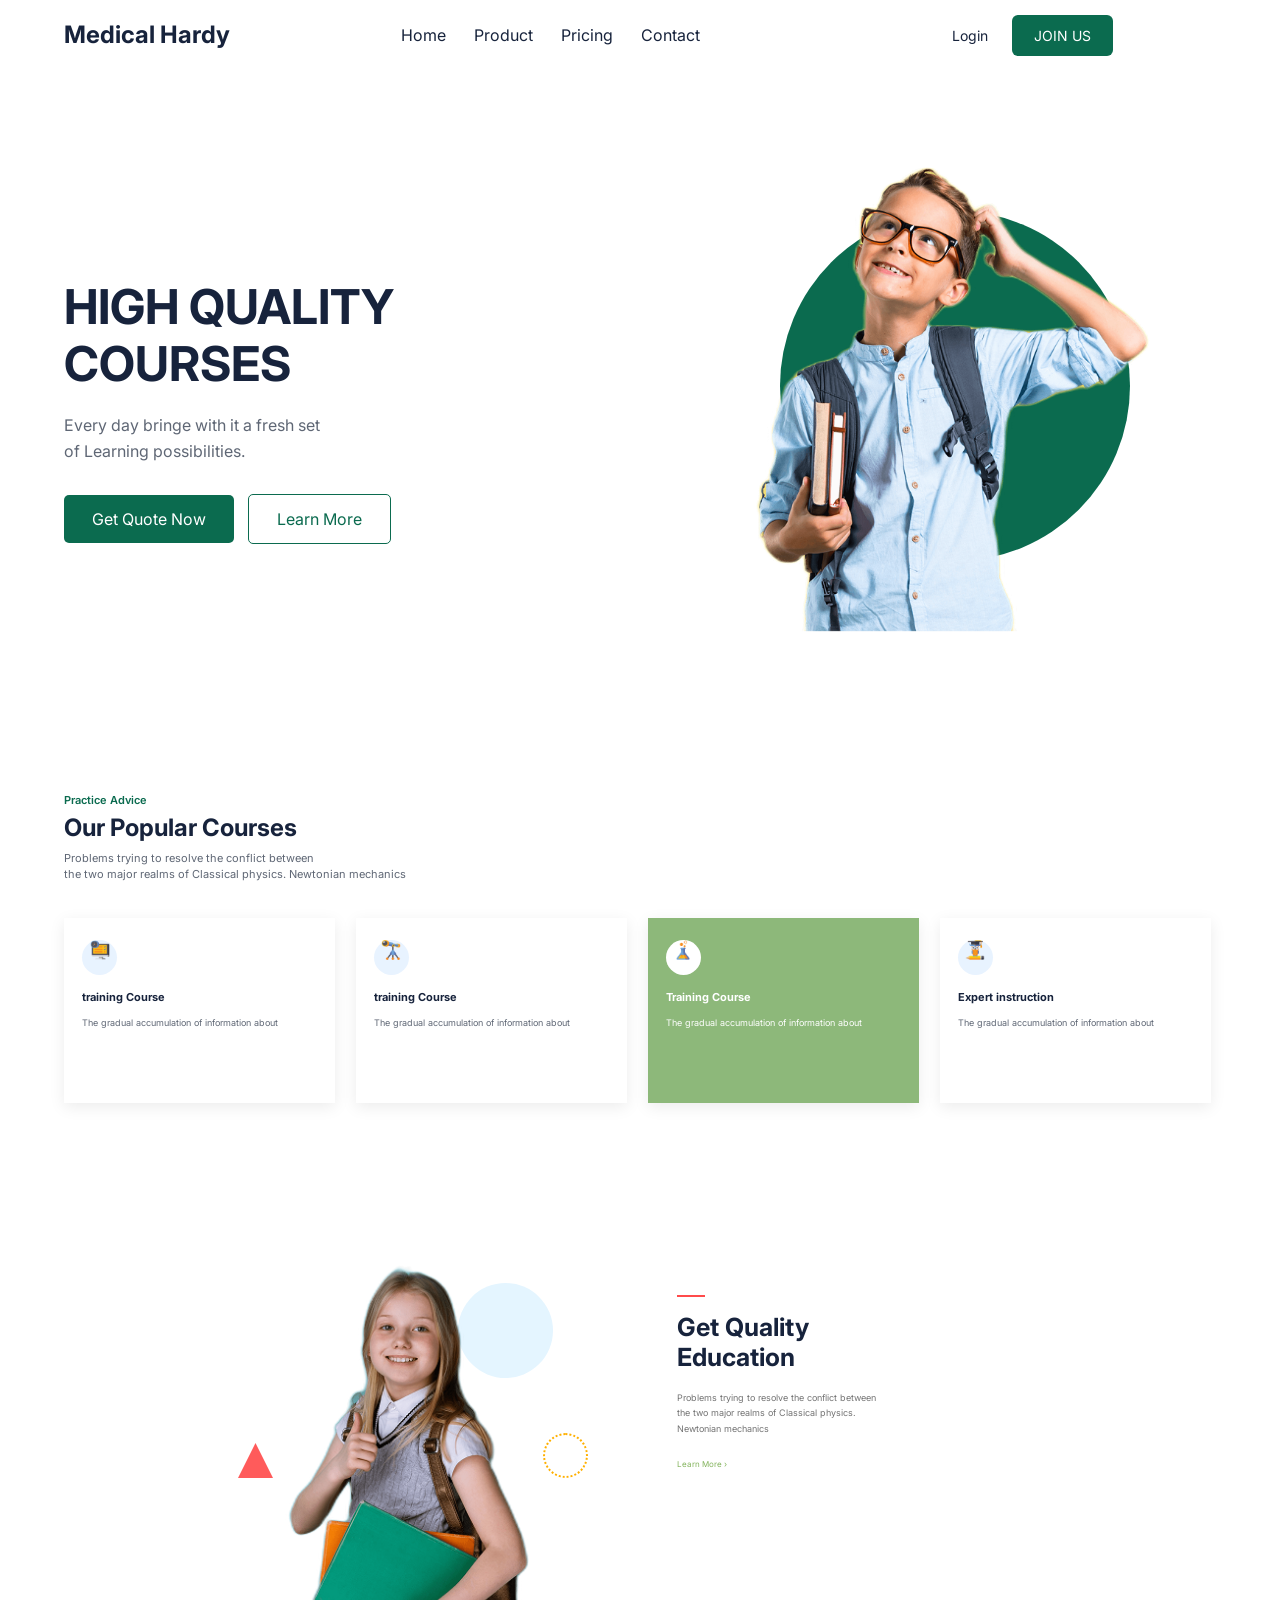
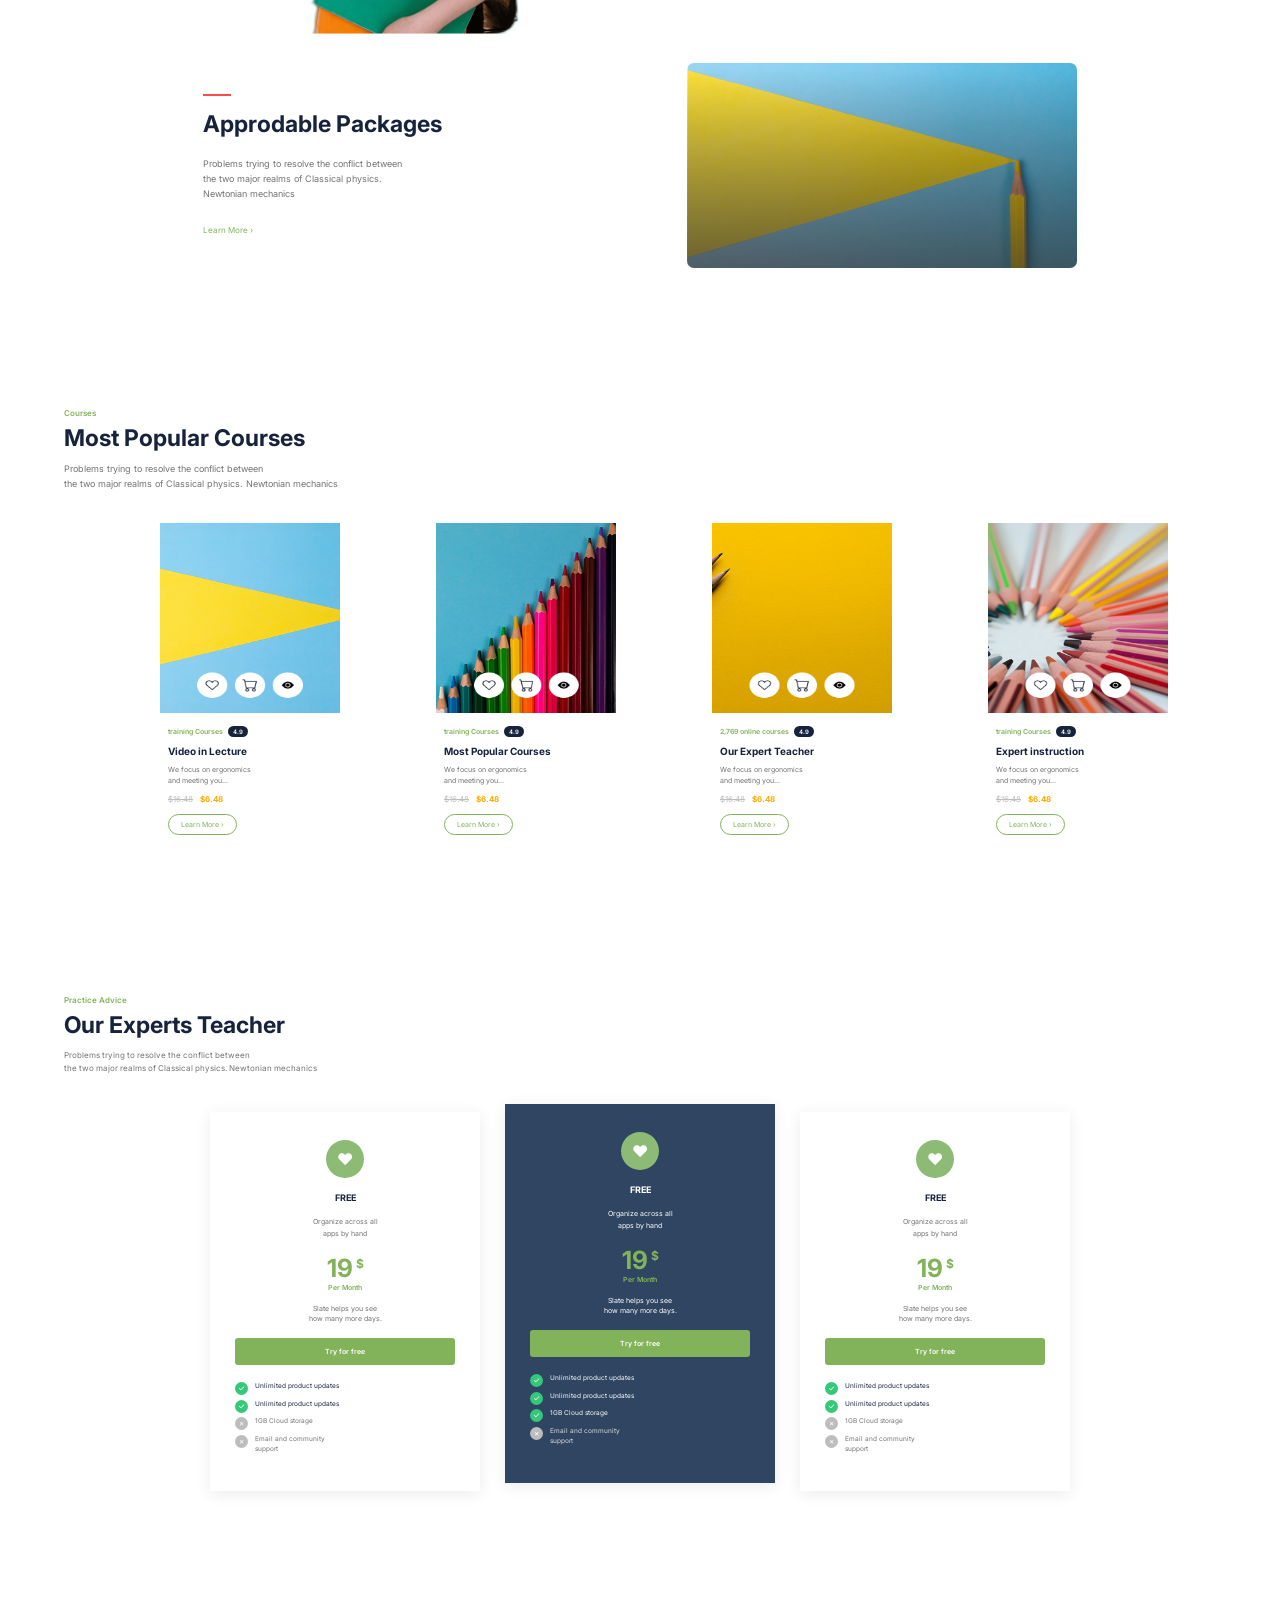
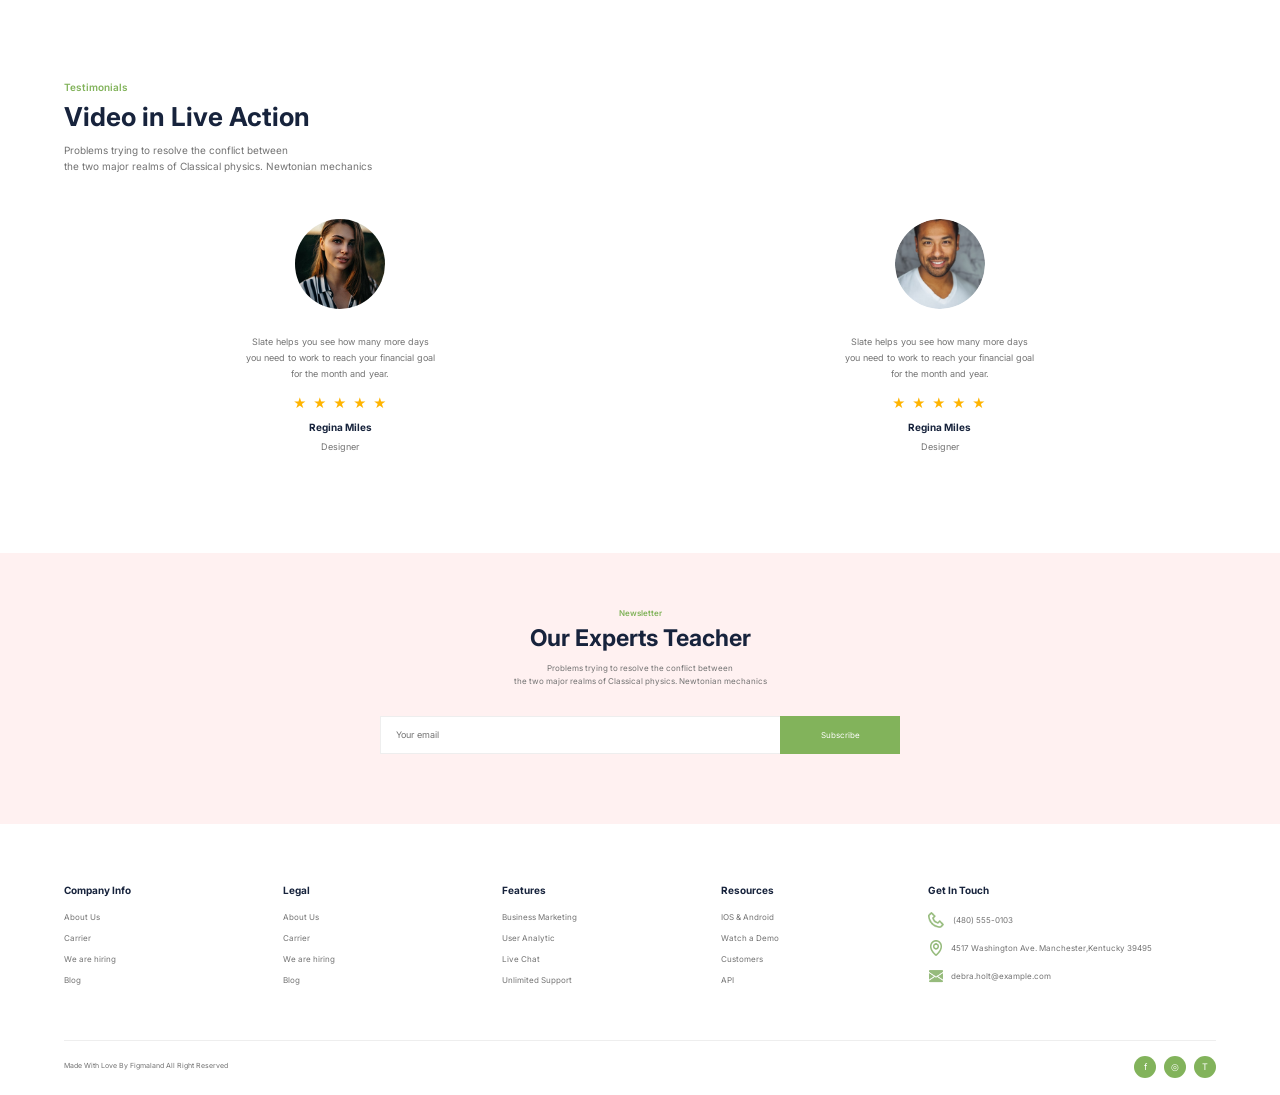
<file: Task Session 5/Index.html>
<!DOCTYPE html>
<html lang="en">

<head>
    <meta charset="UTF-8">
    <meta name="viewport" content="width=device-width, initial-scale=1.0">
    <link rel="stylesheet" href="./Style/Index.css">
    <link rel="preconnect" href="https://fonts.googleapis.com">
    <link rel="preconnect" href="https://fonts.gstatic.com" crossorigin>
    <link
        href="https://fonts.googleapis.com/css2?family=Inter:ital,opsz,wght@0,14..32,100..900;1,14..32,100..900&display=swap"
        rel="stylesheet">
    <title>Medical Hardy</title>
</head>

<body>
    <header class="header">
        <div class="container">
            <div class="logo">
                Medical Hardy
            </div>
            <nav class="nav">
                <a href="#">Home</a>
                <a href="#">Product</a>
                <a href="#">Pricing</a>
                <a href="#">Contact</a>
            </nav>
            <div class="header-buttons">
                <a href="#" class="login">Login</a>
                <a href="#" class="JOIN-US">JOIN US</a>
            </div>
        </div>
    </header>
    <section class="hero">
        <div class="container">
            <div class="hero-text">
                <h1>HIGH QUALITY<br>COURSES</h1>
                <p>Every day bringe with it a fresh set<br> of Learning possibilities.</p>
                <a href="#" class="hero-btn">Get Quote Now</a>
                <a href="#" class="hero-btn learn-more">Learn More</a>
            </div>

            <div class="hero-image">
                <div class="circle"></div>
                <img src="./Images/Section 1 1.png" alt="Doctor">
            </div>
        </div>
        <div class="hero-bg"></div>
    </section>
<section class="popular-courses">
    <div class="container">

        <div class="section-heading">
            <span>Practice Advice</span>
            <h2>Our Popular Courses</h2>
            <p>
                Problems trying to resolve the conflict between<br>
                the two major realms of Classical physics. Newtonian mechanics
            </p>
        </div>

        <div class="course-cards">

            <div class="course-card">
                <div class="course-icon">
                    <img src="./Images/Section 2 1.png" alt="">
                </div>
                <h3>training Course</h3>
                <p>The gradual accumulation of information about</p>
            </div>

            <div class="course-card">
                <div class="course-icon">
                    <img src="./Images/Section 2 2.png" alt="">
                </div>
                <h3>training Course</h3>
                <p>The gradual accumulation of information about</p>
            </div>

            <div class="course-card featured">
                <div class="course-icon">
                    <img src="./Images/Section 2 3.png" alt="">
                </div>
                <h3>Training Course</h3>
                <p>The gradual accumulation of information about</p>
            </div>

            <div class="course-card">
                <div class="course-icon">
                    <img src="./Images/Section 2 4.png" alt="">
                </div>
                <h3>Expert instruction</h3>
                <p>The gradual accumulation of information about</p>
            </div>

        </div>

    </div>
</section>

<section class="quality-section">
    <div class="container quality-container">

        <div class="quality-image">
            <div class="image-decoration decoration-1"></div>
            <div class="image-decoration decoration-2"></div>
            <div class="image-decoration decoration-3"></div>

            <img src="./Images/Section 3 1.png" alt="Education">
        </div>

        <div class="quality-content">
            <span class="red-line"></span>

            <h1>Get Quality<br>Education</h1>

            <p>
                Problems trying to resolve the conflict between<br>
                the two major realms of Classical physics.<br>
                Newtonian mechanics
            </p>

            <a href="#" class="learn-link">Learn More ›</a>
        </div>

    </div>
</section>



<section class="packages-section">
    <div class="container packages-container">

        <div class="packages-content">
            <span class="red-line"></span>

            <h2>Approdable Packages</h2>

            <p>
                Problems trying to resolve the conflict between<br>
                the two major realms of Classical physics.<br>
                Newtonian mechanics
            </p>

            <a href="#" class="learn-link">Learn More ›</a>
        </div>

        <div class="packages-image">
            <img src="./Images/Section 4 1.png" alt="Packages">
        </div>

    </div>
</section>



<section class="courses-section">
    <div class="container">

        <div class="courses-heading">
            <span>Courses</span>

            <h2>Most Popular Courses</h2>

            <p>
                Problems trying to resolve the conflict between<br>
                the two major realms of Classical physics. Newtonian mechanics
            </p>
        </div>


        <div class="courses-grid">

    
            <div class="course-card-new">

                <div class="course-image">
                    <img src="./Images/Section 5 1.png" alt="Video in Lecture">
                </div>

                <div class="course-info">

                    <div class="course-category">
                        training Courses
                        <span>4.9</span>
                    </div>

                    <h3>Video in Lecture</h3>

                    <p>
                        We focus on ergonomics<br>
                        and meeting you...
                    </p>

                    <div class="price">
                        <span class="old-price">$16.48</span>
                        <span class="new-price">$6.48</span>
                    </div>

                    <a href="#" class="course-btn">Learn More ›</a>

                </div>
            </div>


            <div class="course-card-new">

                <div class="course-image">
                    <img src="./Images/Section 5 2.png" alt="Most Popular Courses">
                </div>

                <div class="course-info">

                    <div class="course-category">
                        training Courses
                        <span>4.9</span>
                    </div>

                    <h3>Most Popular Courses</h3>

                    <p>
                        We focus on ergonomics<br>
                        and meeting you...
                    </p>

                    <div class="price">
                        <span class="old-price">$16.48</span>
                        <span class="new-price">$6.48</span>
                    </div>

                    <a href="#" class="course-btn">Learn More ›</a>

                </div>
            </div>


            
            <div class="course-card-new">

                <div class="course-image">
                    <img src="./Images/Section 5 33.png" alt="Expert Teacher">
                </div>

                <div class="course-info">

                    <div class="course-category">
                        2,769 online courses
                        <span>4.9</span>
                    </div>

                    <h3>Our Expert Teacher</h3>

                    <p>
                        We focus on ergonomics<br>
                        and meeting you...
                    </p>

                    <div class="price">
                        <span class="old-price">$16.48</span>
                        <span class="new-price">$6.48</span>
                    </div>

                    <a href="#" class="course-btn">Learn More ›</a>

                </div>
            </div>

            <div class="course-card-new">

                <div class="course-image">
                    <img src="./Images/Section 5 4.png" alt="Expert Instructor">
                </div>

                <div class="course-info">

                    <div class="course-category">
                        training Courses
                        <span>4.9</span>
                    </div>

                    <h3>Expert instruction</h3>

                    <p>
                        We focus on ergonomics<br>
                        and meeting you...
                    </p>

                    <div class="price">
                        <span class="old-price">$16.48</span>
                        <span class="new-price">$6.48</span>
                    </div>

                    <a href="#" class="course-btn">Learn More ›</a>

                </div>
            </div>

        </div>

    </div>
</section>
<section class="pricing-section">
    <div class="container">

        <div class="pricing-heading">
            <span>Practice Advice</span>

            <h2>Our Experts Teacher</h2>

            <p>
                Problems trying to resolve the conflict between<br>
                the two major realms of Classical physics. Newtonian mechanics
            </p>
        </div>

        <div class="pricing-cards">

            
            <div class="pricing-card">

                <div class="pricing-icon">
                    ♥
                </div>

                <h3>FREE</h3>

                <p class="pricing-description">
                    Organize across all<br>
                    apps by hand
                </p>

                <div class="pricing-price">
                    <span>19</span>
                    <small>$</small>
                </div>

                <p class="per-month">Per Month</p>

                <p class="pricing-text">
                    Slate helps you see<br>
                    how many more days.
                </p>

                <a href="#" class="pricing-btn">Try for free</a>

                <ul class="pricing-list">
                    <li>Unlimited product updates</li>
                    <li>Unlimited product updates</li>
                    <li class="disabled">1GB Cloud storage</li>
                    <li class="disabled">Email and community<br>support</li>
                </ul>

            </div>


            
            <div class="pricing-card pricing-featured">

                <div class="pricing-icon">
                    ♥
                </div>

                <h3>FREE</h3>

                <p class="pricing-description">
                    Organize across all<br>
                    apps by hand
                </p>

                <div class="pricing-price">
                    <span>19</span>
                    <small>$</small>
                </div>

                <p class="per-month">Per Month</p>

                <p class="pricing-text">
                    Slate helps you see<br>
                    how many more days.
                </p>

                <a href="#" class="pricing-btn">Try for free</a>

                <ul class="pricing-list">
                    <li>Unlimited product updates</li>
                    <li>Unlimited product updates</li>
                    <li>1GB Cloud storage</li>
                    <li class="disabled">Email and community<br>support</li>
                </ul>

            </div>


    
            <div class="pricing-card">

                <div class="pricing-icon">
                    ♥
                </div>

                <h3>FREE</h3>

                <p class="pricing-description">
                    Organize across all<br>
                    apps by hand
                </p>

                <div class="pricing-price">
                    <span>19</span>
                    <small>$</small>
                </div>

                <p class="per-month">Per Month</p>

                <p class="pricing-text">
                    Slate helps you see<br>
                    how many more days.
                </p>

                <a href="#" class="pricing-btn">Try for free</a>

                <ul class="pricing-list">
                    <li>Unlimited product updates</li>
                    <li>Unlimited product updates</li>
                    <li class="disabled">1GB Cloud storage</li>
                    <li class="disabled">Email and community<br>support</li>
                </ul>

            </div>

        </div>

    </div>
</section>
<section class="testimonials-section">
    <div class="container">

        <div class="testimonials-heading">
            <span>Testimonials</span>

            <h2>Video in Live Action</h2>

            <p>
                Problems trying to resolve the conflict between<br>
                the two major realms of Classical physics. Newtonian mechanics
            </p>
        </div>

        <div class="testimonial-cards">

            <div class="testimonial-card">

                <div class="testimonial-person">
                    <img src="./Images/Section 6 1.png" alt="Testimonial">
                </div>

                <p class="testimonial-text">
                    Slate helps you see how many more days<br>
                    you need to work to reach your financial goal<br>
                    for the month and year.
                </p>

                <div class="stars">
                    ★ ★ ★ ★ ★
                </div>

                <h4>Regina Miles</h4>
                <span class="job-title">Designer</span>

            </div>


            <div class="testimonial-card">

                <div class="testimonial-person">
                    <img src="./Images/Section 6 2.png" alt="Testimonial">
                </div>

                <p class="testimonial-text">
                    Slate helps you see how many more days<br>
                    you need to work to reach your financial goal<br>
                    for the month and year.
                </p>

                <div class="stars">
                    ★ ★ ★ ★ ★
                </div>

                <h4>Regina Miles</h4>
                <span class="job-title">Designer</span>

            </div>

        </div>

    </div>
</section>
<section class="newsletter-section">
    <div class="container">

        <div class="newsletter-heading">
            <span>Newsletter</span>

            <h2>Our Experts Teacher</h2>

            <p>
                Problems trying to resolve the conflict between<br>
                the two major realms of Classical physics. Newtonian mechanics
            </p>
        </div>

        <div class="newsletter-form">
            <input type="email" placeholder="Your email">
            <button type="button">Subscribe</button>
        </div>

    </div>
</section>
<footer class="footer">

    <div class="container">
        <div class="footer-column">
            <h4>Company Info</h4>

            <a href="#">About Us</a>
            <a href="#">Carrier</a>
            <a href="#">We are hiring</a>
            <a href="#">Blog</a>
        </div>

        <div class="footer-column">
            <h4>Legal</h4>

            <a href="#">About Us</a>
            <a href="#">Carrier</a>
            <a href="#">We are hiring</a>
            <a href="#">Blog</a>
        </div>

        <div class="footer-column">
            <h4>Features</h4>

            <a href="#">Business Marketing</a>
            <a href="#">User Analytic</a>
            <a href="#">Live Chat</a>
            <a href="#">Unlimited Support</a>
        </div>

        <div class="footer-column">
            <h4>Resources</h4>

            <a href="#">IOS & Android</a>
            <a href="#">Watch a Demo</a>
            <a href="#">Customers</a>
            <a href="#">API</a>
        </div>
    <div class="footer-column">
            <h4>Get In Touch</h4>
            <a href="#"><img src="./Images/Section 9 1.png" alt=""> (480) 555-0103</a>
            <a href="#"><img src="./Images/Section 9 2.png" alt="">4517 Washington Ave. Manchester,Kentucky 39495</a>
            <a href="#"><img src="./Images/Section 9 3.png" alt="">debra.holt@example.com</a>
        </div>
        <div class="footer-bottom">

            <p>
                Made With Love By Figmaland All Right Reserved
            </p>

            <div class="social-icons">
                <a href="#">f</a>
                <a href="#">◎</a>
                <a href="#">T</a>
            </div>

        </div>

    </div>

</footer>
</body>

</html>
</file>
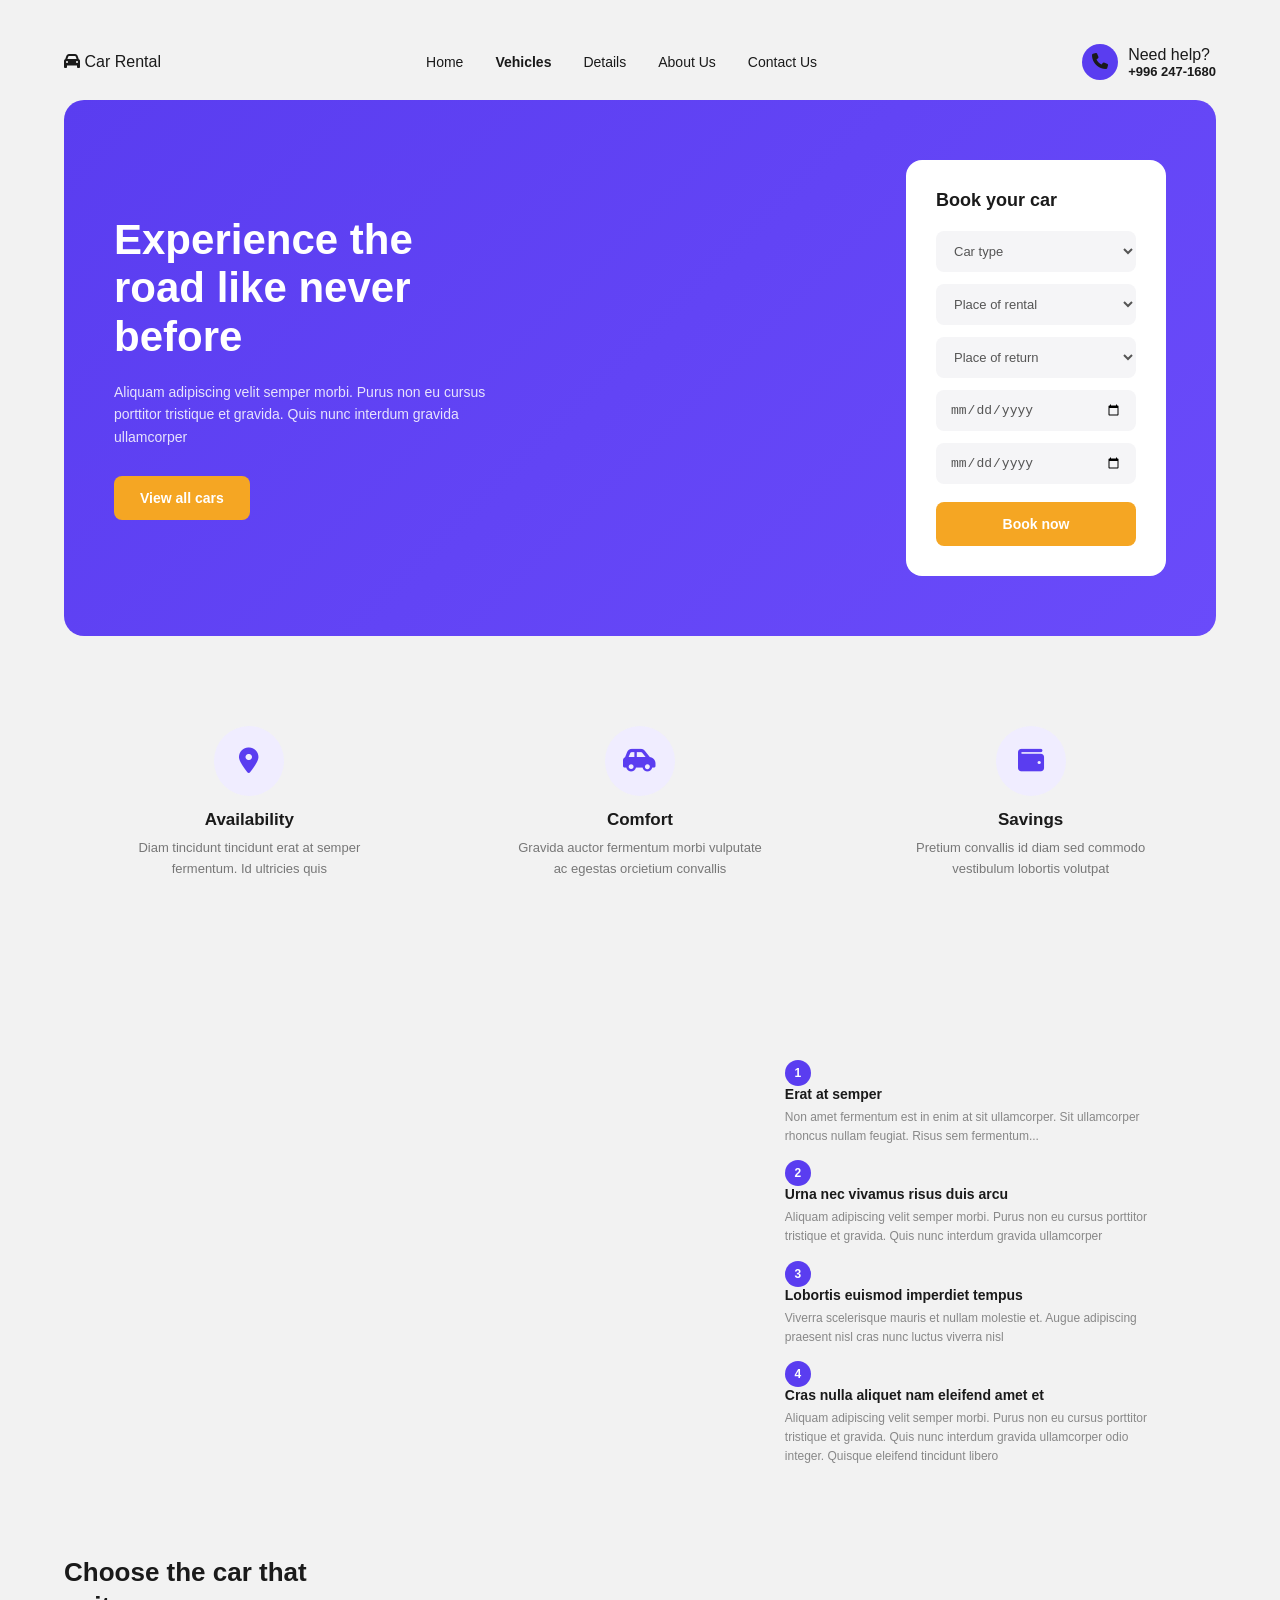
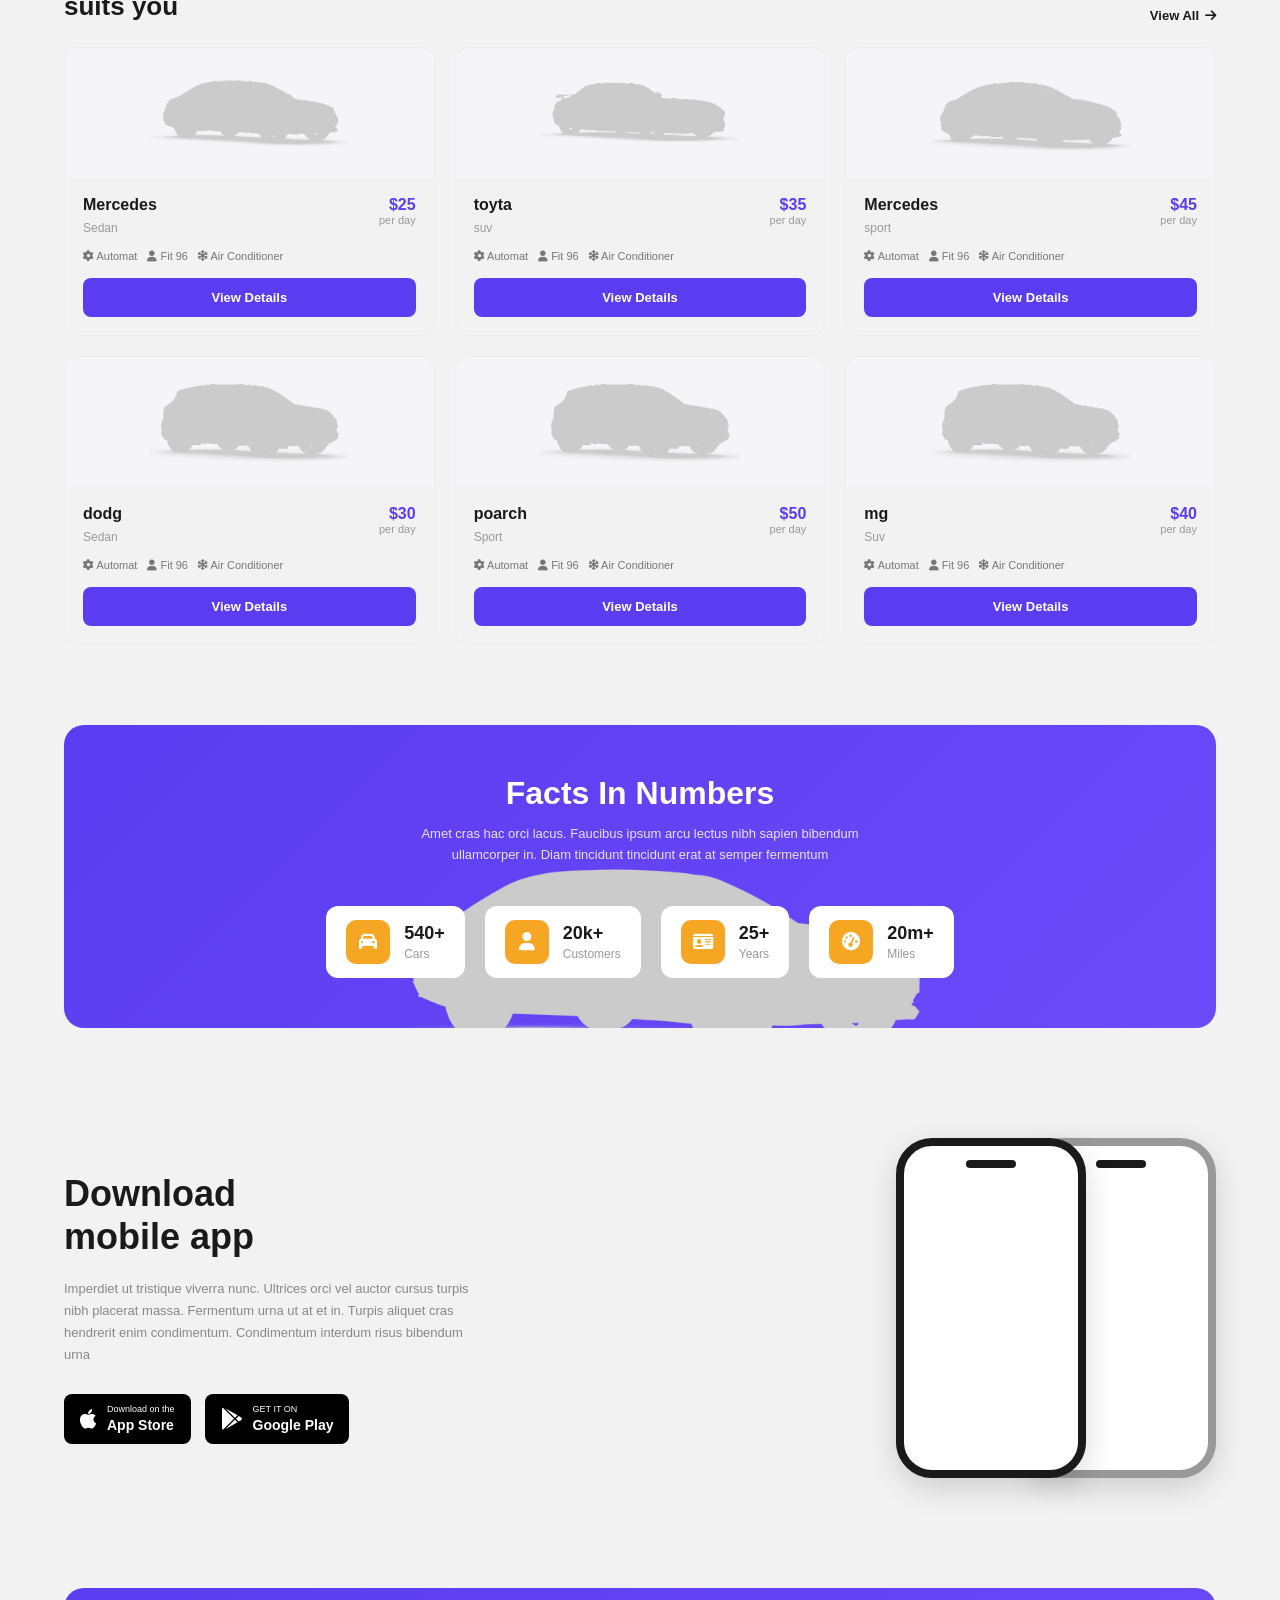
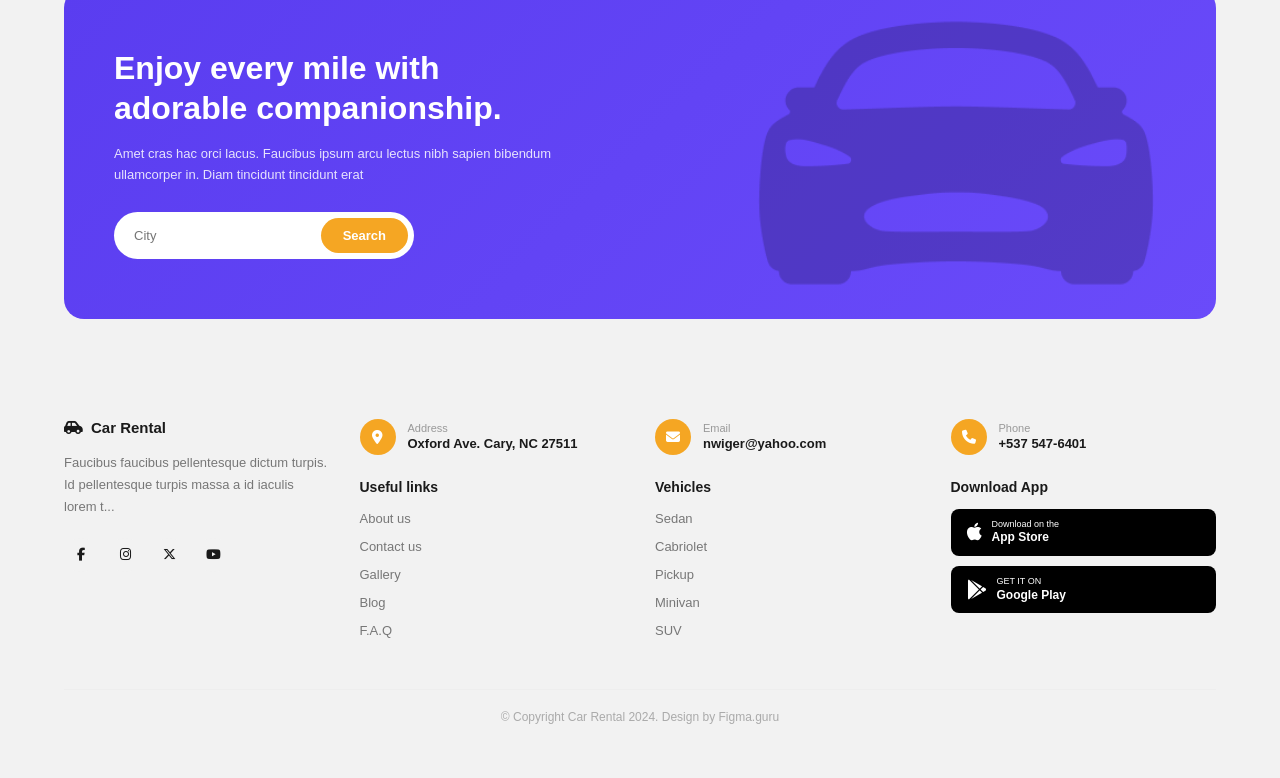
<file: Task Session 6/customer.html>
<!DOCTYPE html>
<html lang="en">

<head>
    <meta charset="UTF-8">
    <meta name="viewport" content="width=device-width, initial-scale=1.0">
    <title>car rental</title>
    <link rel="preconnect" href="https://fonts.googleapis.com">
    <link rel="preconnect" href="https://fonts.gstatic.com" crossorigin>
    <link href="https://fonts.googleapis.com/css2?family=Open+Sans:ital,wght@0,300..800;1,300..800&display=swap"
        rel="stylesheet">
    <link rel="stylesheet" href="https://cdnjs.cloudflare.com/ajax/libs/font-awesome/6.5.1/css/all.min.css">
    <link rel="stylesheet" href="design.css">
</head>

<body>
    <div class="page">
        <div class="navbar">
            <div class="logo">
                <span><i class="fa-solid fa-car"></i></span>
                <span>Car Rental</span>
            </div>
            <ul class="nav-links">
                <li><a href="">Home</a></li>
                <li><a href="" class="active">Vehicles</a></li>
                <li><a href="">Details</a></li>
                <li><a href="">About Us</a></li>
                <li><a href="">Contact Us</a></li>
            </ul>
            <div class="help">
                <div class="icon">
                    <span><i class="fa-solid fa-phone"></i></span>
                </div>
                <div class="text">
                    Need help?
                    <strong>+996 247-1680</strong>
                </div>
            </div>
        </div>
        <div class="hero">
            <div class="hero-text">
                <h1>Experience the road like never before</h1>
                <p>Aliquam adipiscing velit semper morbi. Purus non eu cursus porttitor tristique et gravida. Quis nunc
                    interdum gravida ullamcorper</p>
                <button class="btn-orange">View all cars</button>
            </div>

            <div class="booking-card">
                <h3>Book your car</h3>

                <select class="field">
                    <option>Car type</option>
                </select>

                <select class="field">
                    <option>Place of rental</option>
                </select>

                <select class="field">
                    <option>Place of return</option>
                </select>

                <input class="field" type="date" placeholder="Rental date">

                <input class="field" type="date" placeholder="Return date">

                <button class="btn-book">Book now</button>
            </div>
        </div>
        <div class="features">
            <div class="feature">
                <div class="icon-circle">
                    <i class="fa-solid fa-location-dot"></i>
                </div>
                <h4>Availability</h4>
                <p>Diam tincidunt tincidunt erat at semper fermentum. Id ultricies quis</p>
            </div>

            <div class="feature">
                <div class="icon-circle">
                    <i class="fa-solid fa-car-side"></i>
                </div>
                <h4>Comfort</h4>
                <p>Gravida auctor fermentum morbi vulputate ac egestas orcietium convallis</p>
            </div>

            <div class="feature">
                <div class="icon-circle">
                    <i class="fa-solid fa-wallet"></i>
                </div>
                <h4>Savings</h4>
                <p>Pretium convallis id diam sed commodo vestibulum lobortis volutpat</p>
            </div>
        </div>
    </div>

    <div class="steps">
        <div class="step">
            <div class="step-number">1</div>
            <div class="step-text">
                <h5>Erat at semper</h5>
                <p>Non amet fermentum est in enim at sit ullamcorper. Sit ullamcorper rhoncus nullam feugiat. Risus sem
                    fermentum...</p>
            </div>
        </div>

        <div class="step">
            <div class="step-number">2</div>
            <div class="step-text">
                <h5>Urna nec vivamus risus duis arcu</h5>
                <p>Aliquam adipiscing velit semper morbi. Purus non eu cursus porttitor tristique et gravida. Quis nunc
                    interdum gravida ullamcorper</p>
            </div>
        </div>

        <div class="step">
            <div class="step-number">3</div>
            <div class="step-text">
                <h5>Lobortis euismod imperdiet tempus</h5>
                <p>Viverra scelerisque mauris et nullam molestie et. Augue adipiscing praesent nisl cras nunc luctus
                    viverra nisl</p>
            </div>
        </div>

        <div class="step">
            <div class="step-number">4</div>
            <div class="step-text">
                <h5>Cras nulla aliquet nam eleifend amet et</h5>
                <p>Aliquam adipiscing velit semper morbi. Purus non eu cursus porttitor tristique et gravida. Quis nunc
                    interdum gravida ullamcorper odio integer. Quisque eleifend tincidunt libero</p>
            </div>
        </div>
    </div>

    <div class="cars-header">
        <h2>Choose the car that<br>suits you</h2>
        <a href="#" class="view-all">View All <i class="fa-solid fa-arrow-right"></i></a>
    </div>

    <div class="cars-grid">

        <div class="car-card">
            <div class="car-image">
                <img src="./images/Section 4 1.png" alt="Mercedes Sedan">
            </div>
            <div class="car-info">
                <div class="car-title">
                    <div>
                        <h4>Mercedes</h4>
                        <span class="car-type">Sedan</span>
                    </div>
                    <div class="car-price">
                        $25<span>per day</span>
                    </div>
                </div>
                <div class="car-specs">
                    <span><i class="fa-solid fa-gear"></i> Automat</span>
                    <span><i class="fa-solid fa-user"></i> Fit 96</span>
                    <span><i class="fa-solid fa-snowflake"></i> Air Conditioner</span>
                </div>
                <button class="btn-details">View Details</button>
            </div>
        </div>

        <div class="car-card">
            <div class="car-image">
                <img src="./images/Section 4 2.png" alt="Mercedes Sedan">
            </div>
            <div class="car-info">
                <div class="car-title">
                    <div>
                        <h4>toyta</h4>
                        <span class="car-type">suv</span>
                    </div>
                    <div class="car-price">
                        $35<span>per day</span>
                    </div>
                </div>
                <div class="car-specs">
                    <span><i class="fa-solid fa-gear"></i> Automat</span>
                    <span><i class="fa-solid fa-user"></i> Fit 96</span>
                    <span><i class="fa-solid fa-snowflake"></i> Air Conditioner</span>
                </div>
                <button class="btn-details">View Details</button>
            </div>
        </div>
        <div class="car-card">
            <div class="car-image">
                <img src="./images/Section 4 3.png" alt="Mercedes Sedan">
            </div>
            <div class="car-info">
                <div class="car-title">
                    <div>
                        <h4>Mercedes</h4>
                        <span class="car-type">sport</span>
                    </div>
                    <div class="car-price">
                        $45<span>per day</span>
                    </div>
                </div>
                <div class="car-specs">
                    <span><i class="fa-solid fa-gear"></i> Automat</span>
                    <span><i class="fa-solid fa-user"></i> Fit 96</span>
                    <span><i class="fa-solid fa-snowflake"></i> Air Conditioner</span>
                </div>
                <button class="btn-details">View Details</button>
            </div>
        </div>

        <div class="car-card">
            <div class="car-image">
                <img src="./images/Section 4 4.png" alt="Mercedes Sedan">
            </div>
            <div class="car-info">
                <div class="car-title">
                    <div>
                        <h4>dodg</h4>
                        <span class="car-type">Sedan</span>
                    </div>
                    <div class="car-price">
                        $30<span>per day</span>
                    </div>
                </div>
                <div class="car-specs">
                    <span><i class="fa-solid fa-gear"></i> Automat</span>
                    <span><i class="fa-solid fa-user"></i> Fit 96</span>
                    <span><i class="fa-solid fa-snowflake"></i> Air Conditioner</span>
                </div>
                <button class="btn-details">View Details</button>
            </div>
        </div>

        <div class="car-card">
            <div class="car-image">
                <img src="./images/Section 4 5.png" alt="Mercedes Sedan">
            </div>
            <div class="car-info">
                <div class="car-title">
                    <div>
                        <h4>poarch</h4>
                        <span class="car-type">Sport</span>
                    </div>
                    <div class="car-price">
                        $50<span>per day</span>
                    </div>
                </div>
                <div class="car-specs">
                    <span><i class="fa-solid fa-gear"></i> Automat</span>
                    <span><i class="fa-solid fa-user"></i> Fit 96</span>
                    <span><i class="fa-solid fa-snowflake"></i> Air Conditioner</span>
                </div>
                <button class="btn-details">View Details</button>
            </div>
        </div>

        <div class="car-card">
            <div class="car-image">
                <img src="./images/Section 4 6.png" alt="Mercedes Sedan">
            </div>
            <div class="car-info">
                <div class="car-title">
                    <div>
                        <h4>mg</h4>
                        <span class="car-type">Suv</span>
                    </div>
                    <div class="car-price">
                        $40<span>per day</span>
                    </div>
                </div>
                <div class="car-specs">
                    <span><i class="fa-solid fa-gear"></i> Automat</span>
                    <span><i class="fa-solid fa-user"></i> Fit 96</span>
                    <span><i class="fa-solid fa-snowflake"></i> Air Conditioner</span>
                </div>
                <button class="btn-details">View Details</button>
            </div>
        </div>
    </div>

    <div class="facts">
        <div class="facts-bg-car">
            <img src="./images/Section 6 1.png" alt="">
        </div>

        <div class="facts-header">
            <h2>Facts In Numbers</h2>
            <p>Amet cras hac orci lacus. Faucibus ipsum arcu lectus nibh sapien bibendum ullamcorper in. Diam tincidunt
                tincidunt erat at semper fermentum</p>
        </div>

        <div class="facts-grid">
            <div class="fact-card">
                <div class="fact-icon"><i class="fa-solid fa-car"></i></div>
                <div class="fact-text">
                    <h4>540+</h4>
                    <span>Cars</span>
                </div>
            </div>

            <div class="fact-card">
                <div class="fact-icon"><i class="fa-solid fa-user"></i></div>
                <div class="fact-text">
                    <h4>20k+</h4>
                    <span>Customers</span>
                </div>
            </div>

            <div class="fact-card">
                <div class="fact-icon"><i class="fa-solid fa-id-card"></i></div>
                <div class="fact-text">
                    <h4>25+</h4>
                    <span>Years</span>
                </div>
            </div>

            <div class="fact-card">
                <div class="fact-icon"><i class="fa-solid fa-gauge-high"></i></div>
                <div class="fact-text">
                    <h4>20m+</h4>
                    <span>Miles</span>
                </div>
            </div>
        </div>
    </div>


    <div class="download-app">
        <div class="download-text">
            <h2>Download<br>mobile app</h2>
            <p>Imperdiet ut tristique viverra nunc. Ultrices orci vel auctor cursus turpis nibh placerat massa.
                Fermentum urna ut at et in. Turpis aliquet cras hendrerit enim condimentum. Condimentum interdum risus
                bibendum urna</p>

            <div class="store-buttons">
                <a href="#" class="store-btn">
                    <i class="fa-brands fa-apple"></i>
                    <span>Download on the<strong>App Store</strong></span>
                </a>
                <a href="#" class="store-btn">
                    <i class="fa-brands fa-google-play"></i>
                    <span>GET IT ON<strong>Google Play</strong></span>
                </a>
            </div>
        </div>

        <div class="download-phones">
            <div class="phone phone-back"></div>
            <div class="phone phone-front"></div>
        </div>
    </div>

    <div class="cta-banner">
        <div class="cta-bg-car"><img src="./images/Section 8 1.png" alt=""></div>

        <div class="cta-text">
            <h2>Enjoy every mile with<br>adorable companionship.</h2>
            <p>Amet cras hac orci lacus. Faucibus ipsum arcu lectus nibh sapien bibendum ullamcorper in. Diam tincidunt
                tincidunt erat</p>

            <div class="cta-search">
                <input type="text" placeholder="City">
                <button>Search</button>
            </div>
        </div>
    </div>

    <footer class="footer">
        <div class="footer-top">
            <div class="footer-col footer-about">
                <div class="footer-logo">
                    <i class="fa-solid fa-car-side"></i>
                    <span>Car Rental</span>
                </div>
                <p>Faucibus faucibus pellentesque dictum turpis. Id pellentesque turpis massa a id iaculis lorem t...
                </p>
                <div class="footer-socials">
                    <a href="#"><i class="fa-brands fa-facebook-f"></i></a>
                    <a href="#"><i class="fa-brands fa-instagram"></i></a>
                    <a href="#"><i class="fa-brands fa-x-twitter"></i></a>
                    <a href="#"><i class="fa-brands fa-youtube"></i></a>
                </div>
            </div>

            <div class="footer-col">
                <div class="footer-contact">
                    <div class="contact-icon"><i class="fa-solid fa-location-dot"></i></div>
                    <div>
                        <span>Address</span>
                        <strong>Oxford Ave. Cary, NC 27511</strong>
                    </div>
                </div>
                <h5>Useful links</h5>
                <ul>
                    <li><a href="#">About us</a></li>
                    <li><a href="#">Contact us</a></li>
                    <li><a href="#">Gallery</a></li>
                    <li><a href="#">Blog</a></li>
                    <li><a href="#">F.A.Q</a></li>
                </ul>
            </div>

            <div class="footer-col">
                <div class="footer-contact">
                    <div class="contact-icon"><i class="fa-solid fa-envelope"></i></div>
                    <div>
                        <span>Email</span>
                        <strong>nwiger@yahoo.com</strong>
                    </div>
                </div>
                <h5>Vehicles</h5>
                <ul>
                    <li><a href="#">Sedan</a></li>
                    <li><a href="#">Cabriolet</a></li>
                    <li><a href="#">Pickup</a></li>
                    <li><a href="#">Minivan</a></li>
                    <li><a href="#">SUV</a></li>
                </ul>
            </div>

            <div class="footer-col">
                <div class="footer-contact">
                    <div class="contact-icon"><i class="fa-solid fa-phone"></i></div>
                    <div>
                        <span>Phone</span>
                        <strong>+537 547-6401</strong>
                    </div>
                </div>
                <h5>Download App</h5>
                <div class="footer-store-buttons">
                    <a href="#" class="store-btn">
                        <i class="fa-brands fa-apple"></i>
                        <span>Download on the<strong>App Store</strong></span>
                    </a>
                    <a href="#" class="store-btn">
                        <i class="fa-brands fa-google-play"></i>
                        <span>GET IT ON<strong>Google Play</strong></span>
                    </a>
                </div>
            </div>
        </div>

        <div class="footer-bottom">
            <p>© Copyright Car Rental 2024. Design by Figma.guru</p>
        </div>
    </footer>
</body>

</html>
</file>
<file: Task Session 5/Style/Index.css>
* {
    margin: 0;
    padding: 0;
    box-sizing: border-box;
    font-family: "Inter", sans-serif;
}

.container {
    width: 90%;
    max-width: 1200px;
    margin: auto;
}

:root {
    --primary-color: #0B6B4F;
    --secondary-color: #E8F5F0;
    --dark-color: #17233C;
    --text-color: #5F6775;
    --light-color: #F7F9F8;
    --white-color: #FFFFFF;
    --accent-color: #FF6B6B;
    --border-color: #E5E8EC;
}

body {
    background-color: var(--white-color);
    color: var(--dark-color);
}
.logo {
    display: inline-block;
    font-size: 24px;
    font-weight: 700;
    vertical-align: middle;
    color: var(--dark-color);
}
.header-buttons {
    display: inline-block;
    margin-left: 80px;
    vertical-align: middle;
}
.header-buttons a {
    text-decoration: none;
    font-size: 14px;
}
.login {
    color: var(--dark-color);
    margin-right: 20px;
}
.JOIN-US {
    background-color: var(--primary-color);
    color: var(--white-color);
    padding: 12px 22px;
    border-radius: 6px;
}
.nav {
    display: inline-block;
    vertical-align: middle;
    width: 55%;
    text-align: center;
}
.header {
    padding: 20px 0;
}
.nav a {
    color: var(--dark-color);
    text-decoration: none;
    margin: 0 12px;
}
.hero {
    padding: 70px 0 90px;
    min-height: 500px;
    background-color: var(--white-color);
    position: relative;
    overflow: hidden;
}
.hero-text,
.hero-image {
    display: inline-block;
    vertical-align: middle;
}
.hero-text {
    width: 55%;
    vertical-align: middle;
    padding-top: 50px;
}
.hero-image {
    width: 44%;
    padding-left: 40px;
}
.hero-btn {
    display: inline-block;
    text-decoration: none;
    padding: 14px 28px;
    border-radius: 5px;
    background-color: var(--primary-color);
    color: var(--white-color);
    margin-right: 10px;
}
.learn-more {
    background-color: var(--white-color);
    color: var(--primary-color);
    border: 1px solid var(--primary-color);
}
.hero-text h1 {
    font-size: 48px;
    line-height: 1.2;
    color: var(--dark-color);
    margin-bottom: 20px;
}
.hero-text p {
    font-size: 16px;
    line-height: 1.6;
    color: var(--text-color);
    margin-bottom: 30px;
}
.hero-image img {
    width: 90%;
    max-width: 450px;
    display: block;
    position: relative;
    z-index: 1;
}
.hero-content {
    padding-top: 40px;
}
.circle {
    position: absolute;
    width: 350px;
    height: 350px;
    background-color: var(--primary-color);
    border-radius: 50%;
    top: 50%;
    left: 50%;
    transform: translate(-50%, -50%);
    z-index: 0;
}
.hero-image {
    position: relative;
}
.popular-courses {
    padding: 70px 0;
    background-color: var(--white-color);
}
.section-heading {
    margin-bottom: 35px;
}
.section-heading span {
    display: block;
    color: var(--primary-color);
    font-size: 11px;
    font-weight: 600;
    margin-bottom: 6px;
}
.section-heading h2 {
    color: var(--dark-color);
    font-size: 24px;
    font-weight: 700;
    margin-bottom: 8px;
}
.section-heading p {
    color: var(--text-color);
    font-size: 11px;
    line-height: 1.5;
}
.course-cards {
    white-space: normal;
}
.course-card {
    display: inline-block;
    vertical-align: top;
    width: 23.5%;
    min-height: 185px;
    margin-right: 1.5%;
    padding: 22px 18px;
    background-color: var(--white-color);
    box-shadow: 0 4px 15px rgba(0, 0, 0, 0.08);
}
.course-card:last-child {
    margin-right: 0;
}
.course-icon {
    width: 35px;
    height: 35px;
    margin-bottom: 15px;
    border-radius: 50%;
    background-color: #E8F3FF;
    text-align: center;
    line-height: 35px;
    font-size: 16px;
}
.course-card h3 {
    color: var(--dark-color);
    font-size: 11px;
    font-weight: 700;
    margin-bottom: 12px;
}
.course-card p {
    color: var(--text-color);
    font-size: 9px;
    line-height: 1.6;
}
.course-card.featured {
    background-color: #8DB87A;
}
.course-card.featured h3,
.course-card.featured p {
    color: var(--white-color);
}
.course-card.featured .course-icon {
    background-color: var(--white-color);
}
.course-icon img {
    width: 20px;
    height: 20px;
    display: block;
    margin: auto;
}
.quality-section {
    background-color: #ffffff;
    padding: 75px 0 80px;
}
.quality-container {
    white-space: nowrap;
    text-align: center;
}
.quality-image,
.quality-content {
    display: inline-block;
    vertical-align: middle;
    white-space: normal;
}
.quality-image {
    width: 390px;
    height: 270px;
    position: relative;
    margin-right: 70px;
    text-align: center;
}
.quality-image img {
    display: inline-block;
    width: 330px;
    height: auto;
    position: relative;
    z-index: 2;
}
.quality-content {
    width: 390px;
   text-align: left;
}
.red-line {
    display: block;
    width: 28px;
    height: 2px;
    background-color: #ff4b4b;
    margin-bottom: 15px;
}
.quality-content h1 {
    color: #17233c;
    font-size: 25px;
    line-height: 1.2;
    font-weight: 700;
    margin-bottom: 18px;
}
.quality-content p {
    color: #737373;
    font-size: 9px;
    line-height: 1.7;
    margin-bottom: 15px;
}
.learn-link {
    display: inline-block;
    color: #82b35b;
    text-decoration: none;
    font-size: 8px;
}
.image-decoration {
    position: absolute;
    z-index: 1;
}
.decoration-1 {
    width: 95px;
    height: 95px;
    background-color: #e4f5ff;
    border-radius: 50%;
    top: 35px;
    right: 50px;
}
.decoration-2 {
    width: 45px;
    height: 45px;
    border: 2px dotted #ffb000;
    border-radius: 50%;
    bottom: 40px;
    right: 15px;
}
.decoration-3 {
    width: 35px;
    height: 35px;
    background-color: #ff5b5b;
    clip-path: polygon(50% 0%, 100% 100%, 0% 100%);
    left: 25px;
    bottom: 40px;
}
.packages-section {
    background-color: #ffffff;
    padding: 65px 0 80px;
}
.packages-container {
    white-space: nowrap;
    text-align: center;
}
.packages-content,
.packages-image {
    display: inline-block;
    vertical-align: middle;
    white-space: normal;
}
.packages-content {
    width: 390px;
    margin-right: 90px;
    text-align: left;
}
.packages-content h2 {
    color: #17233c;
    font-size: 23px;
    line-height: 1.2;
    font-weight: 700;
    margin-bottom: 17px;
}
.packages-content p {
    color: #737373;
    font-size: 9px;
    line-height: 1.7;
    margin-bottom: 15px;
}
.packages-image {
    width: 390px;
    height: 205px;
    overflow: hidden;
    border-radius: 7px;
}
.packages-image img {
    display: block;
    width: 390px;
    height: 205px;
    object-fit: cover;
}
.courses-section {
    background-color: #ffffff;
    padding: 60px 0 80px;
}
.courses-heading {
    margin-bottom: 32px;
    white-space: normal;
}
.courses-heading span {
    display: block;
    color: #82b35b;
    font-size: 8px;
    font-weight: 600;
    margin-bottom: 7px;
}
.courses-heading h2 {
    color: #17233c;
    font-size: 23px;
    line-height: 1.2;
    font-weight: 700;
    margin-bottom: 10px;
}
.courses-heading p {
    color: #737373;
    font-size: 9px;
    line-height: 1.6;
}
.courses-grid {
    width: 1200px;
    white-space: nowrap;
    font-size: 0;
    text-align: left;
}
.course-card-new {
    display: inline-block;
    vertical-align: top;
    width: 180px;
    margin-right: 96px;
    background-color: #ffffff;
    white-space: normal;
    font-size: 9px;
}
.course-card-new:last-child {
    margin-right: 0;
}
.course-card-new:first-child {
    margin-left: 96px;
}
.course-image {
    width: 180px;
    height: 190px;
    overflow: hidden;
}
.course-image img {
    display: block;
    width: 180px;
    height: 190px;
    max-width: none;
    max-height: none;
    object-fit: fill;
}
.course-info {
    padding: 13px 8px 5px;
    white-space: normal;
}
.course-category {
    color: #82b35b;
    font-size: 7px;
    font-weight: 600;
    margin-bottom: 8px;
}
.course-category span {
    display: inline-block;
    background-color: #17233c;
    color: #ffffff;
    border-radius: 10px;
    padding: 2px 5px;
    margin-left: 3px;
    font-size: 6px;
}
.course-info h3 {
    color: #17233c;
    font-size: 10px;
    font-weight: 700;
    margin-bottom: 8px;
}
.course-info p {
    color: #737373;
    font-size: 7px;
    line-height: 1.5;
    margin-bottom: 7px;
}
.price {
    margin-bottom: 10px;
}
.old-price {
    color: #bdbdbd;
    font-size: 8px;
    text-decoration: line-through;
    margin-right: 4px;
}
.new-price {
    color: #ffab00;
    font-size: 8px;
    font-weight: 700;
}
.course-btn {
    display: inline-block;
    text-decoration: none;
    border: 1px solid #82b35b;
    border-radius: 20px;
    color: #82b35b;
    padding: 5px 12px;
    font-size: 7px;
}
.container {
    width: 90%;
    max-width: 1200px;
    margin: auto;
}
.pricing-section {
    background-color: #ffffff;
    padding: 75px 0 110px;
}
.pricing-heading {
    margin-bottom: 38px;
}
.pricing-heading span {
    display: block;
    color: #82b35b;
    font-size: 8px;
    font-weight: 600;
    margin-bottom: 7px;
}
.pricing-heading h2 {
    color: #17233c;
    font-size: 23px;
    line-height: 1.2;
    font-weight: 700;
    margin-bottom: 9px;
}
.pricing-heading p {
    color: #737373;
    font-size: 8px;
    line-height: 1.6;
}
.pricing-cards {
    width: 100%;
    text-align: center;
    white-space: nowrap;
    font-size: 0;
}
.pricing-card {
    display: inline-block;
    vertical-align: top;
    width: 270px;
    min-height: 360px;
    margin-right: 25px;
    padding: 28px 25px;
    background-color: #ffffff;
    box-shadow: 0 3px 15px rgba(0, 0, 0, 0.08);
   text-align: center;
    white-space: normal;
    font-size: 9px;
}
.pricing-card:last-child {
    margin-right: 0;
}
.pricing-card.pricing-featured {
    background-color: #2F4562;
    transform: translateY(-8px);
}
.pricing-icon {
    width: 38px;
    height: 38px;
    margin: 0 auto 14px;
    border-radius: 50%;
    background-color: #8DBB76;
    color: #ffffff;
    font-size: 16px;
    line-height: 38px;
    text-align: center;
}
.pricing-featured .pricing-icon {
    background-color: #8DBB76;
}
.pricing-card h3 {
    color: #17233c;
    font-size: 9px;
    font-weight: 700;
    margin-bottom: 13px;
}
.pricing-featured h3 {
    color: #ffffff;
}
.pricing-description {
    color: #737373;
    font-size: 7px;
    line-height: 1.6;
    margin-bottom: 14px;
}
.pricing-featured .pricing-description {
    color: #ffffff;
}
.pricing-price {
    color: #82b35b;
    margin-bottom: 0;
}
.pricing-price span {
    font-size: 25px;
    font-weight: 700;
}
.pricing-price small {
    font-size: 12px;
    font-weight: 700;
    vertical-align: top;
    position: relative;
    top: 3px;
}
.per-month {
    color: #82b35b;
    font-size: 7px;
    font-weight: 600;
    margin-bottom: 12px;
}
.pricing-text {
    color: #737373;
    font-size: 7px;
    line-height: 1.5;
    margin-bottom: 13px;
}
.pricing-featured .pricing-text {
    color: #ffffff;
}
.pricing-btn {
    display: block;
    width: 100%;
    padding: 9px 0;
    margin-bottom: 17px;
    background-color: #82b35b;
    color: #ffffff;
    text-decoration: none;
    border-radius: 3px;
    font-size: 7px;
    font-weight: 600;
}
.pricing-list {
    padding: 0;
    margin: 0;
    list-style: none;
    text-align: left;
}
.pricing-list li {
    position: relative;
    color: #17233c;
    font-size: 6.5px;
    line-height: 1.5;
    margin-bottom: 8px;
    padding-left: 20px;
}
.pricing-list li::before {
    content: "✓";
    position: absolute;
    left: 0;
    top: 0;
    width: 13px;
    height: 13px;
    border-radius: 50%;
    background-color: #35C77A;
    color: #ffffff;
    font-size: 8px;
    line-height: 13px;
    text-align: center;
}
.pricing-list li.disabled::before {
    content: "×";
    background-color: #BDBDBD;
}
.pricing-list li.disabled {
    color: #737373;
}
.pricing-featured .pricing-list li {
    color: #ffffff;
}
.pricing-featured .pricing-list li.disabled {
    color: #dddddd;
}
.testimonials-section {
    background-color: #ffffff;
    padding: 80px 0 100px;
}
.testimonials-heading {
    margin-bottom: 45px;
}
.testimonials-heading span {
    display: block;
    color: #82b35b;
    font-size: 10px;
    font-weight: 600;
    margin-bottom: 8px;
}
.testimonials-heading h2 {
    color: #17233c;
    font-size: 26px;
    line-height: 1.2;
    font-weight: 700;
    margin-bottom: 10px;
}
.testimonials-heading p {
    color: #737373;
    font-size: 10px;
    line-height: 1.6;
}
.testimonial-cards {
    width: 100%;
    text-align: center;
    white-space: nowrap;
    font-size: 0;
}
.testimonial-card {
    display: inline-block;
    vertical-align: top;
    width: 47%;
    margin-right: 5%;
    text-align: center;
    white-space: normal;
    font-size: 11px;
}
.testimonial-card:last-child {
    margin-right: 0;
}
.testimonial-person {
    width: 90px;
    height: 90px;
    margin: 0 auto 25px;
    border-radius: 50%;
    overflow: hidden;
}
.testimonial-person img {
    display: block;
    width: 100%;
    height: 100%;
    object-fit: cover;
}
.testimonial-text {
    color: #737373;
    font-size: 9px;
    line-height: 1.8;
    margin-bottom: 13px;
}
.stars {
    color: #ffb400;
    font-size: 13px;
    letter-spacing: 1px;
    margin-bottom: 10px;
}
.testimonial-card h4 {
    color: #17233c;
    font-size: 10px;
    font-weight: 700;
    margin-bottom: 6px;
}
.job-title {
    color: #737373;
    font-size: 9px;
}
.newsletter-section {
    background-color: #fff1f1;
    padding: 55px 0 70px;
    text-align: center;
}
.newsletter-heading {
    margin-bottom: 28px;
}
.newsletter-heading span {
    display: block;
    color: #82b35b;
    font-size: 8px;
    font-weight: 600;
    margin-bottom: 7px;
}
.newsletter-heading h2 {
    color: #17233c;
    font-size: 23px;
    line-height: 1.2;
    font-weight: 700;
    margin-bottom: 9px;
}
.newsletter-heading p {
    color: #737373;
    font-size: 8px;
    line-height: 1.6;
}
.newsletter-form {
    width: 520px;
    margin: auto;
    white-space: nowrap;
    font-size: 0;
}
.newsletter-form input {
    display: inline-block;
    vertical-align: middle;
    width: 400px;
    height: 38px;
    padding: 0 15px;
    border: 1px solid #eeeeee;
    border-right: none;
    outline: none;
    background-color: #ffffff;
    font-family: "Inter", sans-serif;
    font-size: 9px;
    box-sizing: border-box;
}
.newsletter-form input::placeholder {
    color: #737373;
}
.newsletter-form button {
    display: inline-block;
    vertical-align: middle;
    width: 120px;
    height: 38px;
    border: none;
    background-color: #82b35b;
    color: #ffffff;
    font-family: "Inter", sans-serif;
    font-size: 8px;
    cursor: pointer;
}
.footer {
    background-color: #ffffff;
    padding: 60px 0 25px;
}
.footer .container {
    width: 90%;
    max-width: 1200px;
    margin: auto;
    white-space: nowrap;
    font-size: 0;
}
.footer-column {
    display: inline-block !important;
    vertical-align: top;
    width: 18% !important;
    margin: 0 1% 0 0 !important;
    text-align: left;
    white-space: normal;
    font-size: 9px;
}
.footer-column:nth-child(4) {
    width: 17% !important;
}
.footer-column:nth-child(5) {
    width: 24% !important;
    margin-right: 0 !important;
}
.footer-column h4 {
    color: #17233c;
    font-size: 10px;
    font-weight: 700;
    margin: 0 0 15px;
}
.footer-column > a {
    display: block;
    color: #737373;
    text-decoration: none;
    font-size: 8px;
    line-height: 1.5;
    margin-bottom: 9px;
}
.footer-column:nth-child(5) > a {
    display: block;
    width: 100%;
    color: #737373;
    text-decoration: none;
    font-size: 8px;
    line-height: 18px;
    margin-bottom: 10px;
    white-space: normal;
}
.footer-column:nth-child(5) > a img {
    display: inline-block !important;
    width: 16px !important;
    height: 16px !important;
    max-width: 16px !important;
    max-height: 16px !important;
    vertical-align: middle;
    object-fit: contain;
    margin: 0 7px 0 0 !important;
}
.footer-bottom {
    margin-top: 45px;
    padding-top: 20px;
    border-top: 1px solid #eeeeee;
    position: relative;
    white-space: normal;
}
.footer-bottom p {
    display: inline-block;
    vertical-align: middle;
    color: #737373;
    font-size: 7px;
}
.social-icons {
    display: inline-block;
    vertical-align: middle;
    position: absolute;
    right: 0;
    top: 15px;
}
.social-icons a {
    display: inline-block;
    width: 22px;
    height: 22px;
    margin-left: 8px;
    border-radius: 50%;
    background-color: #82b35b;
    color: #ffffff;
    text-decoration: none;
    text-align: center;
    line-height: 22px;
    font-size: 9px;
}
</file>
<file: Task Session 6/design.css>
* { 
  box-sizing: border-box; 
  margin: 0; padding: 0; 
}
  body {
    font-family: 'Segoe UI', Arial, sans-serif;
    background: #f2f2f2;
    color: #1a1a1a;
    padding: 24px;
  }
  .navbar {
    display: flex;
    align-items: center;
    justify-content: space-between;
    padding: 20px 40px;
  }
  .nav-links {
    display: flex;
    gap: 32px;
    list-style: none;
  }
  .nav-links a {
    text-decoration: none;
    color: #1a1a1a;
    font-size: 14px;
  }
  .nav-links a.active {
    font-weight: 700;
  }
  .help {
    display: flex;
    align-items: center;
    gap: 10px;
  }
  .help .icon {
    width: 36px;
    height: 36px;
    border-radius: 50%;
    background: #5a3df0;
    display: flex;
    align-items: center;
    justify-content: center;
  }
.help .text strong {
  display: block; 
 font-size: 13px;
 }

.hero {
    margin: 0 40px 40px;
    background: linear-gradient(135deg, #5a3df0, #6a4bfa);
    border-radius: 20px;
    padding: 60px 50px;
    display: flex;
    justify-content: space-between;
    align-items: center;
    gap: 40px;
    position: relative;
    overflow: hidden;
  }
  .hero-text {
    max-width: 400px;
    color: #fff;
    position: relative;
    z-index: 2;
  }
  .hero-text h1 {
    font-size: 42px;
    line-height: 1.15;
    margin-bottom: 20px;
  }
  .hero-text p {
    font-size: 14px;
    line-height: 1.6;
    opacity: 0.85;
    margin-bottom: 28px;
  }
  .btn-orange {
    background: #f5a623;
    color: #fff;
    border: none;
    padding: 14px 26px;
    border-radius: 8px;
    font-size: 14px;
    font-weight: 600;
    cursor: pointer;
  }
.booking-card {
  background: #fff;
  border-radius: 16px;
  padding: 30px;
  width: 260px;
  flex-shrink: 0;
  position: relative;
  z-index: 2;
}
.booking-card h3 {
  font-size: 18px;
  margin-bottom: 20px;
}
.field {
  width: 100%;
  background: #f5f5f7;
  border: none;
  border-radius: 8px;
  padding: 12px 14px;
  margin-bottom: 12px;
  font-size: 13px;
  color: #555;
}
.btn-book {
  width: 100%;
  background: #f5a623;
  color: #fff;
  border: none;
  padding: 14px;
  border-radius: 8px;
  font-size: 14px;
  font-weight: 600;
  margin-top: 6px;
  cursor: pointer;
}
 .features {
  display: flex;
  justify-content: space-around;
  padding: 50px 40px 60px;
  gap: 20px;
}
.feature {
  display: flex;
  flex-direction: column;
  align-items: center;
  text-align: center;
  max-width: 260px;
}
.icon-circle {
  width: 70px;
  height: 70px;
  border-radius: 50%;
  background: #f0edff;
  display: flex;
  align-items: center;
  justify-content: center;
  margin-bottom: 14px;
}
.icon-circle i {
  font-size: 26px;
  color: #5a3df0;
}
.feature h4 {
  font-size: 17px;
  margin-bottom: 8px;
}
.feature p {
  font-size: 13px;
  color: #777;
  line-height: 1.6;
}
.steps {
  display: flex;
  flex-direction: column;
  gap: 24px;
  max-width: 39%;
 margin: 71px 40px 40px auto;
  padding: 4%;
  gap: 14px;
}
.step-number {
  width: 26px;
  height: 26px;
  flex-shrink: 0;
  border-radius: 50%;
  background: #5a3df0;
  color: #fff;
  font-size: 12px;
  font-weight: 700;
  display: flex;
  align-items: center;
  justify-content: center;
}
.step-text h5 {
  font-size: 14px;
  margin-bottom: 6px;
}
.step-text p {
  font-size: 12px;
  color: #888;
  line-height: 1.6;
}
.cars-header {
  display: flex;
  justify-content: space-between;
  align-items: flex-end;
  padding: 0 40px;
  margin-bottom: 24px;
}
.cars-header h2 {
  font-size: 26px;
  line-height: 1.3;
}
.view-all {
  display: flex;
  align-items: center;
  gap: 6px;
  font-size: 13px;
  font-weight: 600;
  color: #1a1a1a;
  text-decoration: none;
}
.cars-grid {
  display: flex;
  flex-wrap: wrap;
  gap: 20px;
  padding: 0 40px 40px;
  box-sizing: border-box;
}
.car-card {
  box-sizing: border-box;
  flex: 0 0 calc((100% - 40px) / 3); 
  border: 1px solid #eee;
  border-radius: 14px;
  overflow: hidden;
}
.car-image {
  background: #f5f5f7;
  height: 130px;
  display: flex;
  align-items: center;
  justify-content: center;
  overflow: hidden;
}
.car-image img {
  width: 100%;
  height: 100%;
  object-fit: contain; 
}
.car-info {
  padding: 18px;
  box-sizing: border-box;
}
.car-title {
  display: flex;
  justify-content: space-between;
  align-items: flex-start;
  gap: 10px;
  margin-bottom: 14px;
}

.car-title h4 {
  font-size: 16px;
  margin-bottom: 4px;
  white-space: nowrap;
}
.car-type {
  font-size: 12px;
  color: #999;
}
.car-price {
  text-align: right;
  font-size: 16px;
  font-weight: 700;
  color: #5a3df0;
  white-space: nowrap;
}

.car-price span {
  display: block;
  font-size: 11px;
  font-weight: 400;
  color: #999;
}
.car-specs {
  display: flex;
  flex-wrap: wrap;
  gap: 8px 10px;
  font-size: 11px;
  color: #777;
  margin-bottom: 16px;
}
.btn-details {
  width: 100%;
  box-sizing: border-box;
  background: #5a3df0;
  color: #fff;
  border: none;
  padding: 12px;
  border-radius: 8px;
  font-size: 13px;
  font-weight: 600;
  cursor: pointer;
}
.facts {
  position: relative;
  margin: 40px;
  background: linear-gradient(135deg, #5a3df0, #6a4bfa);
  border-radius: 20px;
  padding: 50px 40px;
  overflow: hidden;
  text-align: center;
}
.facts-bg-car {
 height: 303px;
  display: flex;
  justify-content: center;
  position: absolute;
  left: 24%;
  width: 56%;
}
.facts-header {
  position: relative;
  z-index: 1;
  color: #fff;
  margin-bottom: 40px;
}
.facts-header h2 {
  font-size: 32px;
  margin-bottom: 12px;
}
.facts-header p {
  font-size: 13px;
  opacity: 0.85;
  max-width: 500px;
  margin: 0 auto;
  line-height: 1.6;
}
.facts-grid {
  position: relative;
  z-index: 1;
  display: flex;
  justify-content: center;
  flex-wrap: wrap;
  gap: 20px;
}
.fact-card {
  display: flex;
  align-items: center;
  gap: 14px;
  background: #fff;
  border-radius: 12px;
  padding: 14px 20px;
}
.fact-icon {
  width: 44px;
  height: 44px;
  flex-shrink: 0;
  background: #f5a623;
  border-radius: 10px;
  display: flex;
  align-items: center;
  justify-content: center;
}
.fact-icon i {
  font-size: 18px;
  color: #fff;
}
.fact-text {
  text-align: left;
}
.fact-text h4 {
  font-size: 18px;
  color: #1a1a1a;
}
.fact-text span {
  font-size: 12px;
  color: #999;
}
.download-app {
  display: flex;
  align-items: center;
  justify-content: space-between;
  gap: 40px;
  padding: 70px 40px;
}
.download-text {
  max-width: 420px;
}
.download-text h2 {
  font-size: 36px;
  line-height: 1.2;
  margin-bottom: 20px;
}
.download-text p {
  font-size: 13px;
  color: #888;
  line-height: 1.7;
  margin-bottom: 28px;
}
.store-buttons {
  display: flex;
  gap: 14px;
}
.store-btn {
  display: flex;
  align-items: center;
  gap: 10px;
  background: #000;
  color: #fff;
  text-decoration: none;
  padding: 10px 16px;
  border-radius: 8px;
}
.store-btn i {
  font-size: 22px;
}
.store-btn span {
  display: flex;
  flex-direction: column;
  font-size: 9px;
  line-height: 1.3;
}
.store-btn span strong {
  font-size: 14px;
  font-weight: 600;
}
.download-phones {
    position: relative;
    width: 320px;
    height: 340px;
    flex-shrink: 0;
}
.phone {
  position: absolute;
  width: 190px;
  height: 340px;
  background: #fff;
  border: 8px solid #1a1a1a;
  border-radius: 36px;
  box-shadow: 0 10px 30px rgba(0, 0, 0, 0.15);
}
.phone::before {
  content: "";
  position: absolute;
  top: 14px;
  left: 50%;
  transform: translateX(-50%);
  width: 50px;
  height: 8px;
  background: #1a1a1a;
  border-radius: 6px;
}
.phone-back {
  top: 5;
  right: 0;
  border-color: #999;
}
.cta-banner {
  position: relative;
  margin: 40px;
  background: linear-gradient(135deg, #5a3df0, #6a4bfa);
  border-radius: 20px;
  padding: 60px 50px;
  overflow: hidden;
  display: flex;
  align-items: center;
}
.cta-bg-car {
position: absolute;
  display: flex;
  height: 127%;
  right: 50px;
}
.cta-text {
  position: relative;
  z-index: 1;
  max-width: 480px;
  color: #fff;
}
.cta-text h2 {
  font-size: 32px;
  line-height: 1.25;
  margin-bottom: 16px;
}
.cta-text p {
  font-size: 13px;
  opacity: 0.85;
  line-height: 1.6;
  margin-bottom: 26px;
}
.cta-search {
  display: flex;
  align-items: center;
  background: #fff;
  border-radius: 30px;
  padding: 6px 6px 6px 20px;
  max-width: 300px;
}
.cta-search input {
  border: none;
  outline: none;
  flex: 1;
  font-size: 13px;
  color: #555;
}
.cta-search button {
  background: #f5a623;
  color: #fff;
  border: none;
  padding: 10px 22px;
  border-radius: 24px;
  font-size: 13px;
  font-weight: 600;
  cursor: pointer;
}
.footer {
  padding: 60px 40px 30px;
}
.footer-top {
  display: flex;
  justify-content: space-between;
  gap: 30px;
  flex-wrap: wrap;
  margin-bottom: 40px;
}
.footer-col {
  flex: 1;
  min-width: 180px;
}
.footer-about p {
  font-size: 13px;
  color: #777;
  line-height: 1.7;
  margin: 16px 0 20px;
}
.footer-logo {
  display: flex;
  align-items: center;
  gap: 8px;
  font-weight: 700;
  font-size: 15px;
}
.footer-socials {
  display: flex;
  gap: 10px;
}
.footer-socials a {
  width: 34px;
  height: 34px;
  border-radius: 50%;
  background: #f2f2f2;
  color: #1a1a1a;
  display: flex;
  align-items: center;
  justify-content: center;
  text-decoration: none;
  font-size: 13px;
}
.footer-contact {
  display: flex;
  align-items: center;
  gap: 12px;
  margin-bottom: 24px;
}
.contact-icon {
  width: 36px;
  height: 36px;
  flex-shrink: 0;
  background: #f5a623;
  border-radius: 50%;
  display: flex;
  align-items: center;
  justify-content: center;
}
.contact-icon i {
  color: #fff;
  font-size: 14px;
}
.footer-contact span {
  display: block;
  font-size: 11px;
  color: #999;
}
.footer-contact strong {
  font-size: 13px;
}
.footer-col h5 {
  font-size: 14px;
  margin-bottom: 14px;
}
.footer-col ul {
  list-style: none;
}
.footer-col ul li {
  margin-bottom: 10px;
}
.footer-col ul li a {
  font-size: 13px;
  color: #777;
  text-decoration: none;
}
.footer-store-buttons {
  display: flex;
  flex-direction: column;
  gap: 10px;
}
.footer-store-buttons .store-btn i {
  font-size: 20px;
}
.footer-store-buttons .store-btn span strong {
  font-size: 12px;
  font-weight: 600;
}
.footer-bottom {
  text-align: center;
  border-top: 1px solid #eee;
  padding-top: 20px;
}
.footer-bottom p {
  font-size: 12px;
  color: #aaa;
}
</file>
